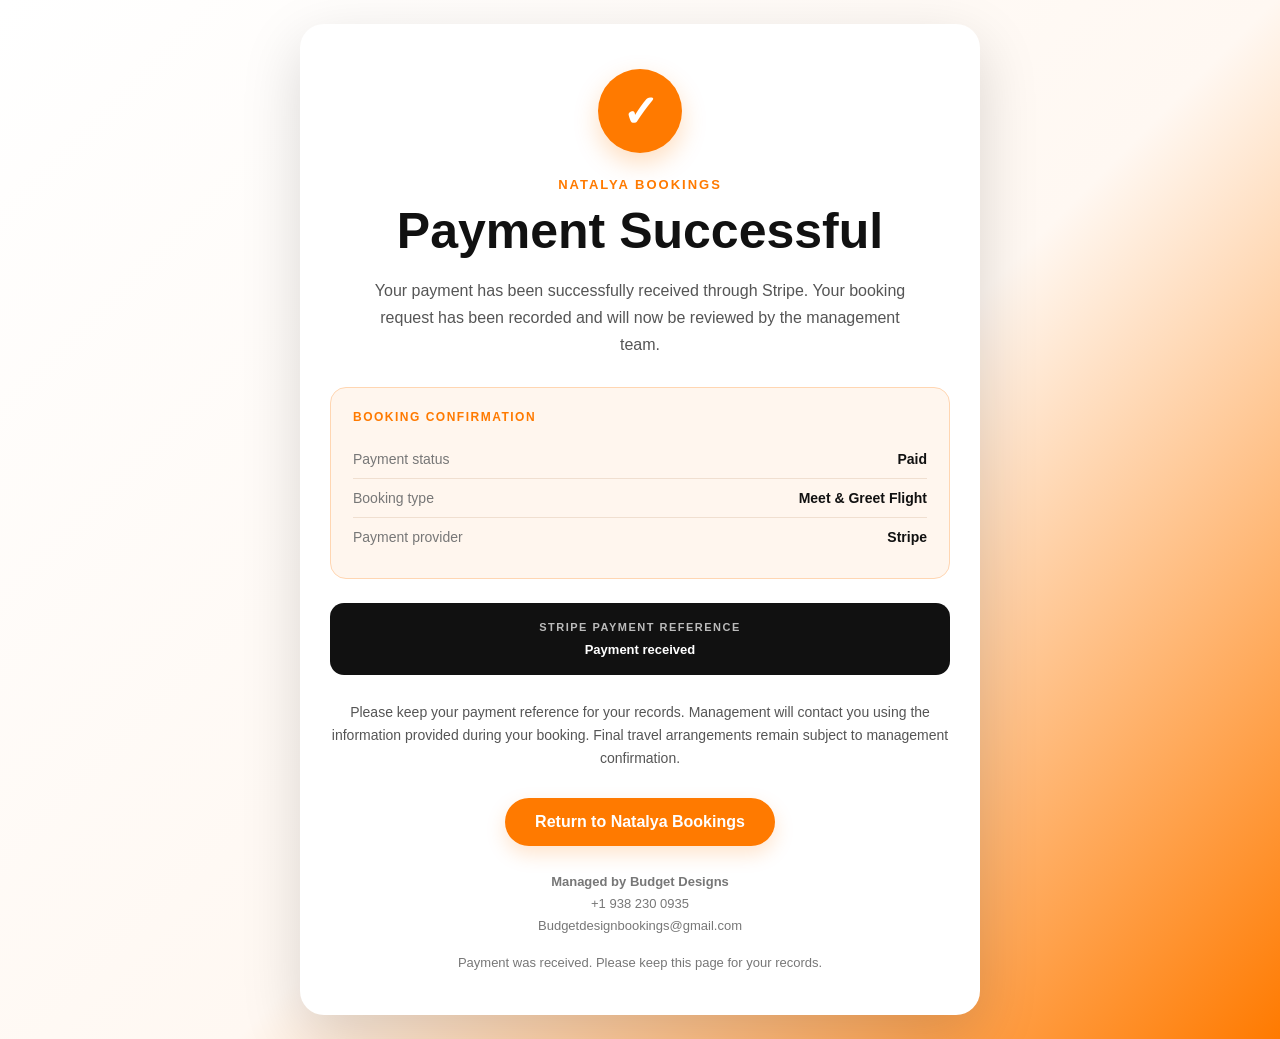
<file: success.html>
<!DOCTYPE html>
<html lang="en">

<head>
    <meta charset="UTF-8">

    <meta
        name="viewport"
        content="width=device-width, initial-scale=1.0"
    >

    <meta
        name="description"
        content="Payment confirmation for Natalya Bookings."
    >

    <title>Payment Successful | Natalya Bookings</title>

    <style>

        * {
            box-sizing: border-box;
            margin: 0;
            padding: 0;
        }

        body {
            min-height: 100vh;

            font-family:
                Arial,
                Helvetica,
                sans-serif;

            background:
                linear-gradient(
                    135deg,
                    #ffffff 0%,
                    #fff8f2 55%,
                    #ff7a00 100%
                );

            display: flex;
            align-items: center;
            justify-content: center;

            padding: 24px;

            color: #111;
        }


        .success-card {
            width: 100%;
            max-width: 680px;

            background: #ffffff;

            border-radius: 24px;

            padding: 45px 30px;

            text-align: center;

            box-shadow:
                0 20px 60px
                rgba(0, 0, 0, 0.15);
        }


        .success-icon {
            width: 84px;
            height: 84px;

            margin: 0 auto 24px;

            border-radius: 50%;

            background: #ff7a00;

            color: #ffffff;

            display: flex;
            align-items: center;
            justify-content: center;

            font-size: 44px;
            font-weight: 700;

            box-shadow:
                0 10px 25px
                rgba(255, 122, 0, 0.25);
        }


        .label {
            color: #ff7a00;

            font-size: 13px;

            font-weight: 700;

            letter-spacing: 2px;

            text-transform: uppercase;

            margin-bottom: 12px;
        }


        h1 {
            font-size: clamp(32px, 7vw, 50px);

            line-height: 1.1;

            color: #111111;

            margin-bottom: 18px;
        }


        .message {
            color: #555555;

            line-height: 1.7;

            font-size: 16px;

            max-width: 540px;

            margin:
                0 auto 28px;
        }


        .confirmation-box {
            background: #fff6ee;

            border:
                1px solid
                #ffd6b2;

            border-radius: 16px;

            padding: 22px;

            margin-bottom: 24px;

            text-align: left;
        }


        .confirmation-title {
            color: #ff7a00;

            font-size: 12px;

            font-weight: 700;

            letter-spacing: 1.5px;

            text-transform: uppercase;

            margin-bottom: 16px;
        }


        .confirmation-row {
            display: flex;

            justify-content: space-between;

            gap: 20px;

            padding: 11px 0;

            border-bottom:
                1px solid
                #f0dfd0;
        }


        .confirmation-row:last-child {
            border-bottom: none;
        }


        .confirmation-row span {
            color: #777777;

            font-size: 14px;
        }


        .confirmation-row strong {
            color: #111111;

            font-size: 14px;

            text-align: right;

            word-break: break-word;
        }


        .reference-box {
            background: #111111;

            color: #ffffff;

            border-radius: 14px;

            padding: 18px;

            margin-bottom: 26px;
        }


        .reference-title {
            color: #bbbbbb;

            font-size: 11px;

            font-weight: 700;

            letter-spacing: 1.5px;

            text-transform: uppercase;

            margin-bottom: 9px;
        }


        #reference {
            color: #ffffff;

            font-size: 13px;

            font-weight: 700;

            word-break: break-all;
        }


        .next-step {
            color: #555555;

            line-height: 1.65;

            font-size: 14px;

            margin-bottom: 28px;
        }


        .button {
            display: inline-block;

            background: #ff7a00;

            color: #ffffff;

            text-decoration: none;

            padding:
                15px 30px;

            border-radius: 999px;

            font-weight: 700;

            transition:
                transform 0.2s ease,
                background 0.2s ease;

            box-shadow:
                0 8px 20px
                rgba(255, 122, 0, 0.20);
        }


        .button:hover {
            transform: translateY(-2px);

            background: #e96800;
        }


        .management {
            margin-top: 25px;

            font-size: 13px;

            color: #777777;

            line-height: 1.7;
        }


        .status {
            margin-top: 18px;

            font-size: 13px;

            color: #777777;
        }


        @media (max-width: 520px) {

            .success-card {
                padding:
                    35px 18px;

                border-radius: 20px;
            }


            h1 {
                font-size: 34px;
            }


            .confirmation-row {
                flex-direction: column;

                gap: 5px;
            }


            .confirmation-row strong {
                text-align: left;
            }


            .button {
                width: 100%;
            }

        }

    </style>

</head>


<body>

    <main class="success-card">


        <!-- SUCCESS ICON -->

        <div class="success-icon">
            ✓
        </div>


        <!-- BRAND -->

        <div class="label">
            Natalya Bookings
        </div>


        <!-- TITLE -->

        <h1>
            Payment Successful
        </h1>


        <p class="message">

            Your payment has been successfully
            received through Stripe.

            Your booking request has been recorded
            and will now be reviewed by the
            management team.

        </p>


        <!-- BOOKING CONFIRMATION -->

        <div class="confirmation-box">

            <div class="confirmation-title">
                Booking Confirmation
            </div>


            <div class="confirmation-row">

                <span>
                    Payment status
                </span>

                <strong>
                    Paid
                </strong>

            </div>


            <div class="confirmation-row">

                <span>
                    Booking type
                </span>

                <strong>
                    Meet &amp; Greet Flight
                </strong>

            </div>


            <div class="confirmation-row">

                <span>
                    Payment provider
                </span>

                <strong>
                    Stripe
                </strong>

            </div>

        </div>


        <!-- STRIPE REFERENCE -->

        <div class="reference-box">

            <div class="reference-title">
                Stripe Payment Reference
            </div>


            <div id="reference">
                Processing...
            </div>

        </div>


        <!-- NEXT STEP -->

        <p class="next-step">

            Please keep your payment reference
            for your records.

            Management will contact you using
            the information provided during
            your booking.

            Final travel arrangements remain
            subject to management confirmation.

        </p>


        <!-- RETURN -->

        <a
            href="index.html"
            class="button"
        >
            Return to Natalya Bookings
        </a>


        <!-- MANAGEMENT -->

        <div class="management">

            <strong>
                Managed by Budget Designs
            </strong>

            <br>

            +1 938 230 0935

            <br>

            Budgetdesignbookings@gmail.com

        </div>


        <div
            class="status"
            id="pageStatus"
        >
            Payment confirmation received.
        </div>


    </main>


    <script>

        /*
        =====================================================
        STRIPE SUCCESS SESSION
        =====================================================

        Stripe should redirect the customer to:

        success.html?session_id={CHECKOUT_SESSION_ID}

        We only display the session ID here.

        NEVER put the Stripe secret key in this file.
        */


        const params =
            new URLSearchParams(
                window.location.search
            );


        const sessionId =
            params.get(
                "session_id"
            );


        const reference =
            document.getElementById(
                "reference"
            );


        const pageStatus =
            document.getElementById(
                "pageStatus"
            );


        if (sessionId) {

            reference.textContent =
                sessionId;


            pageStatus.textContent =
                "Your Stripe payment reference has been recorded.";

        } else {

            reference.textContent =
                "Payment received";


            pageStatus.textContent =
                "Payment was received. Please keep this page for your records.";

        }

    </script>


</body>

</html>
</file>
